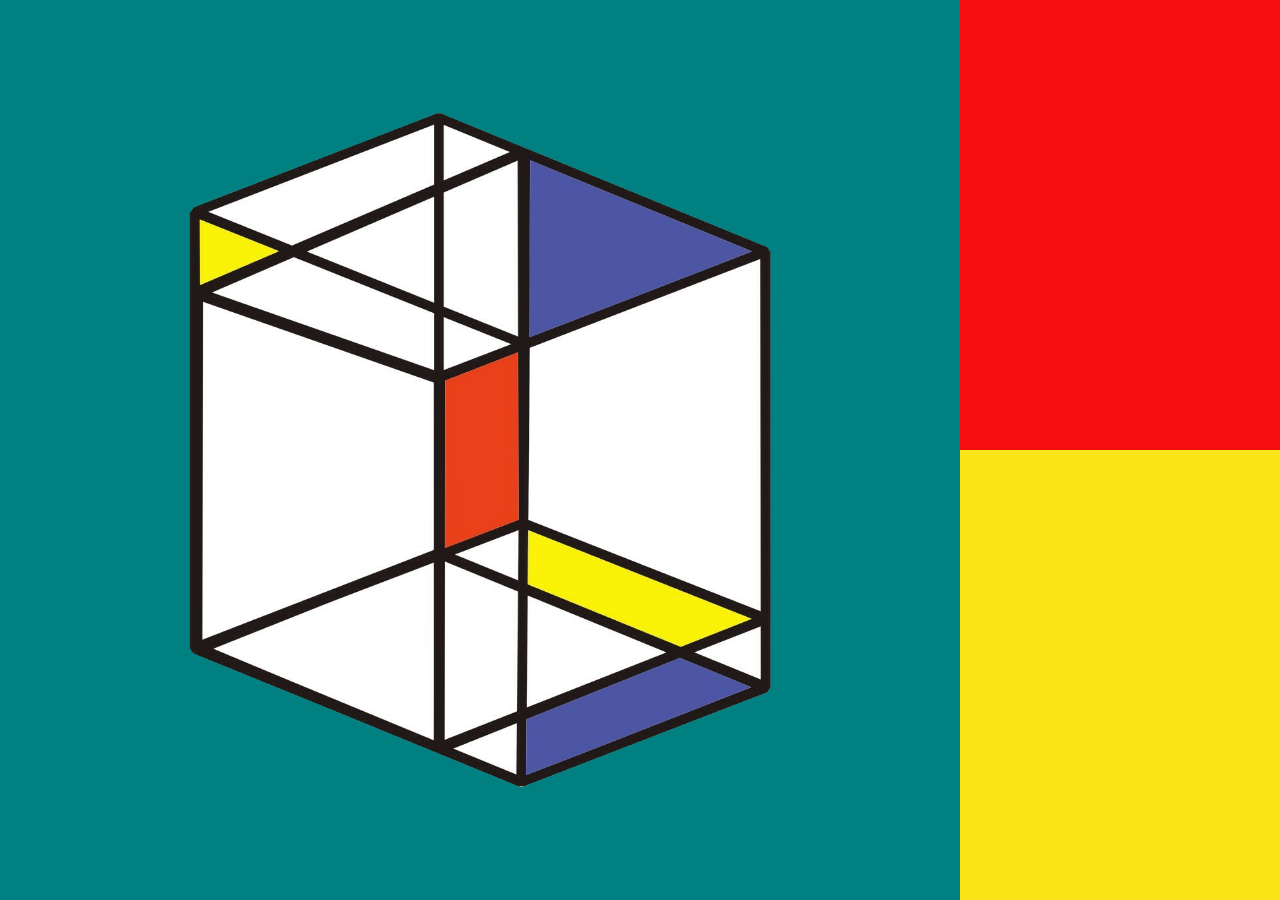
<file: index.html>
<html>

	<head>
		<meta charset="utf-8">
		<meta name="viewport" content="width=device-width, initial-scale=1">
		<title>Mondrain Layout</title>
		<link href="images/favicon.ico" rel="icon" type="image/x-icon" />
		<link rel="stylesheet" href="mondrian.css">
	</head>

	<body>
		<div class="wide-col center-horizontal center-vertical">
		<img src= "images/cubog.png" class="contain-image">
		</div>
		<div class="narrow-col">
			<div class="box red"></div>
			<div class="box yellow"></div>
		</div>
	</body>
	
</html>
</file>
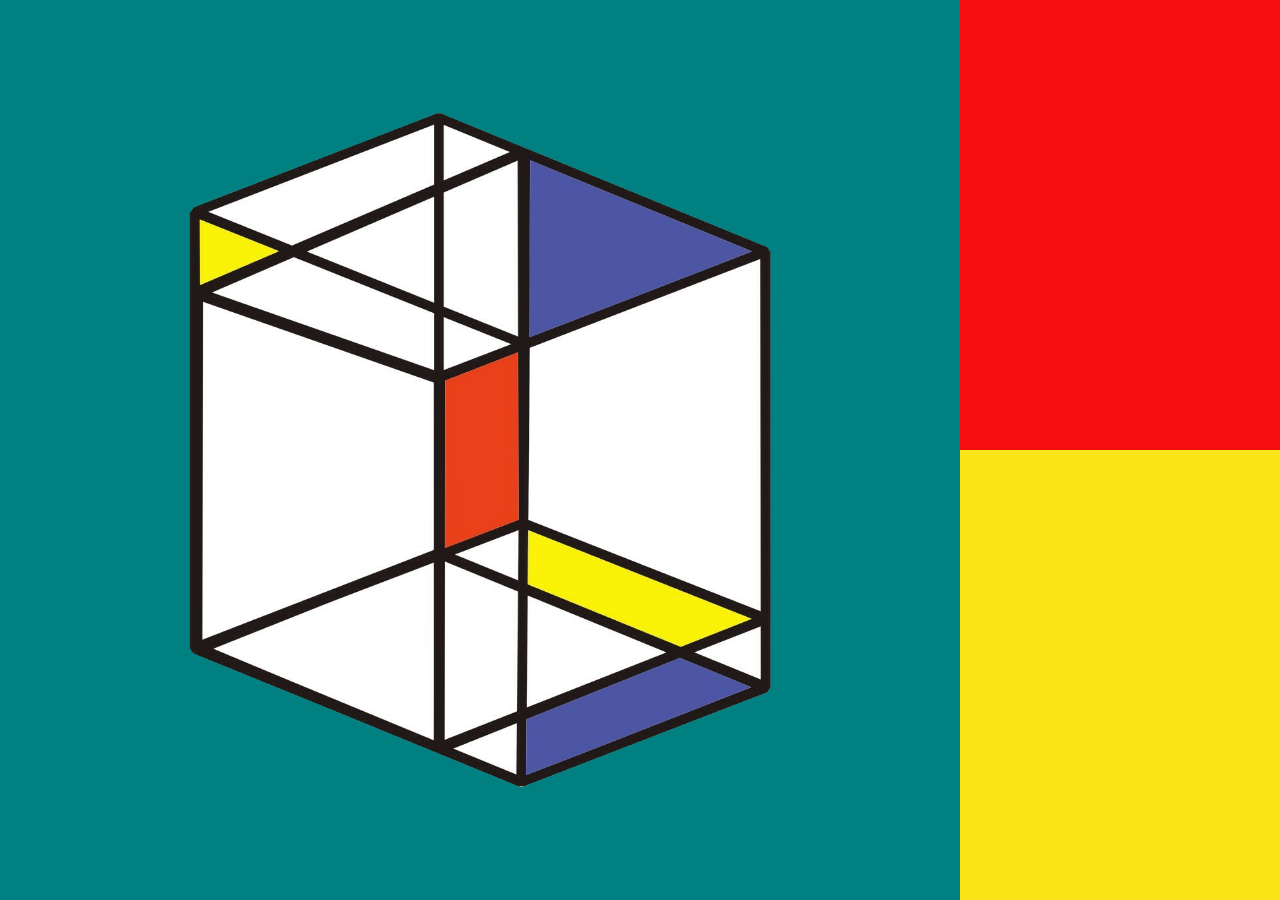
<file: responsive_mondrian/index.html>
<html>

	<head>
		<meta charset="utf-8">
		<meta name="viewport" content="width=device-width, initial-scale=1">
		<title>Mondrain Layout</title>
		<link href="images/favicon.ico" rel="icon" type="image/x-icon" />
		<link rel="stylesheet" href="mondrian.css">
	</head>

	<body>
	<!-- wide-col class see details in css, center-horizontal center-vertical is used along with contain image class to center a image-->
		<div class="wide-col center-horizontal center-vertical">
		<img src= "images/cubog.png" class="contain-image">
		</div>
		<!-- narrow-col class see details in css-->
		<div class="narrow-col">
			<div class="box red"></div>
			<div class="box yellow"></div>
		</div>
	</body>
	
</html>
</file>
<file: mondrian.css>
body {
	width: 100%;
	height: 100%;
	margin: 0;
	display: flex;
	background-color:teal;

}

.wide-col {
	height: 100%;
	width:75%;
	display: flex;

}

.narrow-col {
	height:100%;
	width:25%;
	background-color:pink;
}


.box {
	height:50%;
	width:100%;
}

.blue {background-color: #0D11A8;}
.red {background-color: #F50F0F;}
.yellow {background-color: #FAE317;}

@media screen and (max-width: 874px) {
	
	body{
		display: block;
		
	}
	.wide-col{
		height:75%;
		width:100%;
		margin:0;
		background-color:darkorange;
	}
	
	.box{
	height:100%;
	width:50%;
	}

	.narrow-col{
		height:calc(100%/4);
		width:100%;
		display:flex;
	}
}
@media screen and (max-width: 300px) {
	.body{
		display:block;
	
	}
	
	.wide-col{
		height:calc(100%/2);
		width:100%;
		margin:0;
		background-color:darkgreen
	} 
	
	.box{
	height:50%;
	width:100%;
	}

	.narrow-col{
		height:50%;
		width:100%;
		display:block;
	}
}
/* https://philipwalton.github.io/solved-by-flexbox/demos/vertical-centering/ */
/* If you're using 'display: flex' this class can be used to easily center horizontally! */
.center-horizontal {
	align-items: center;	
}

/* If you're using 'display: flex' this class can be used to easily center vertically! */
.center-vertical {
	justify-content: center;
}

/* Keep your image from overflowing it's parent DIV */
.contain-image {
	max-height: 75%;
	max-width: 75%;
}
</file>
<file: responsive_mondrian/mondrian.css>
body {
	width: 100%;
	height: 100%;
	margin: 0;
	display: flex;
	background-color:teal;

}

.wide-col {
	height: 100%;
	width:75%;
	display: flex;

}

.narrow-col {
	height:100%;
	width:25%;
	background-color:pink;
}


.box {
	height:50%;
	width:100%;
}

.blue {background-color: #0D11A8;}
.red {background-color: #F50F0F;}
.yellow {background-color: #FAE317;}

@media screen and (max-width: 874px) {
	
	body{
		display: block;
		
	}
	.wide-col{
		height:75%;
		width:100%;
		margin:0;
		background-color:darkorange;
	}
	
	.box{
	height:100%;
	width:50%;
	}

	.narrow-col{
		height:calc(100%/4);
		width:100%;
		display:flex;
	}
}/*you got to use inspect to see this change but hah I fixed my code I had put the color change in wbackgroud instead of wide-col*/
@media screen and (max-width: 300px) {
	.body{
		display:block;
	
	}
	
	.wide-col{
		height:calc(100%/2);
		width:100%;
		margin:0;
		background-color:darkgreen
	} 
	
	.box{
	height:50%;
	width:100%;
	}

	.narrow-col{
		height:50%;
		width:100%;
		display:block;
	}
}
/* https://philipwalton.github.io/solved-by-flexbox/demos/vertical-centering/ */
/* If you're using 'display: flex' this class can be used to easily center horizontally! */
.center-horizontal {
	align-items: center;	
}

/* If you're using 'display: flex' this class can be used to easily center vertically! */
.center-vertical {
	justify-content: center;
}

/* Keep your image from overflowing it's parent DIV */
.contain-image {
	max-height: 75%;
	max-width: 75%;
}
</file>
